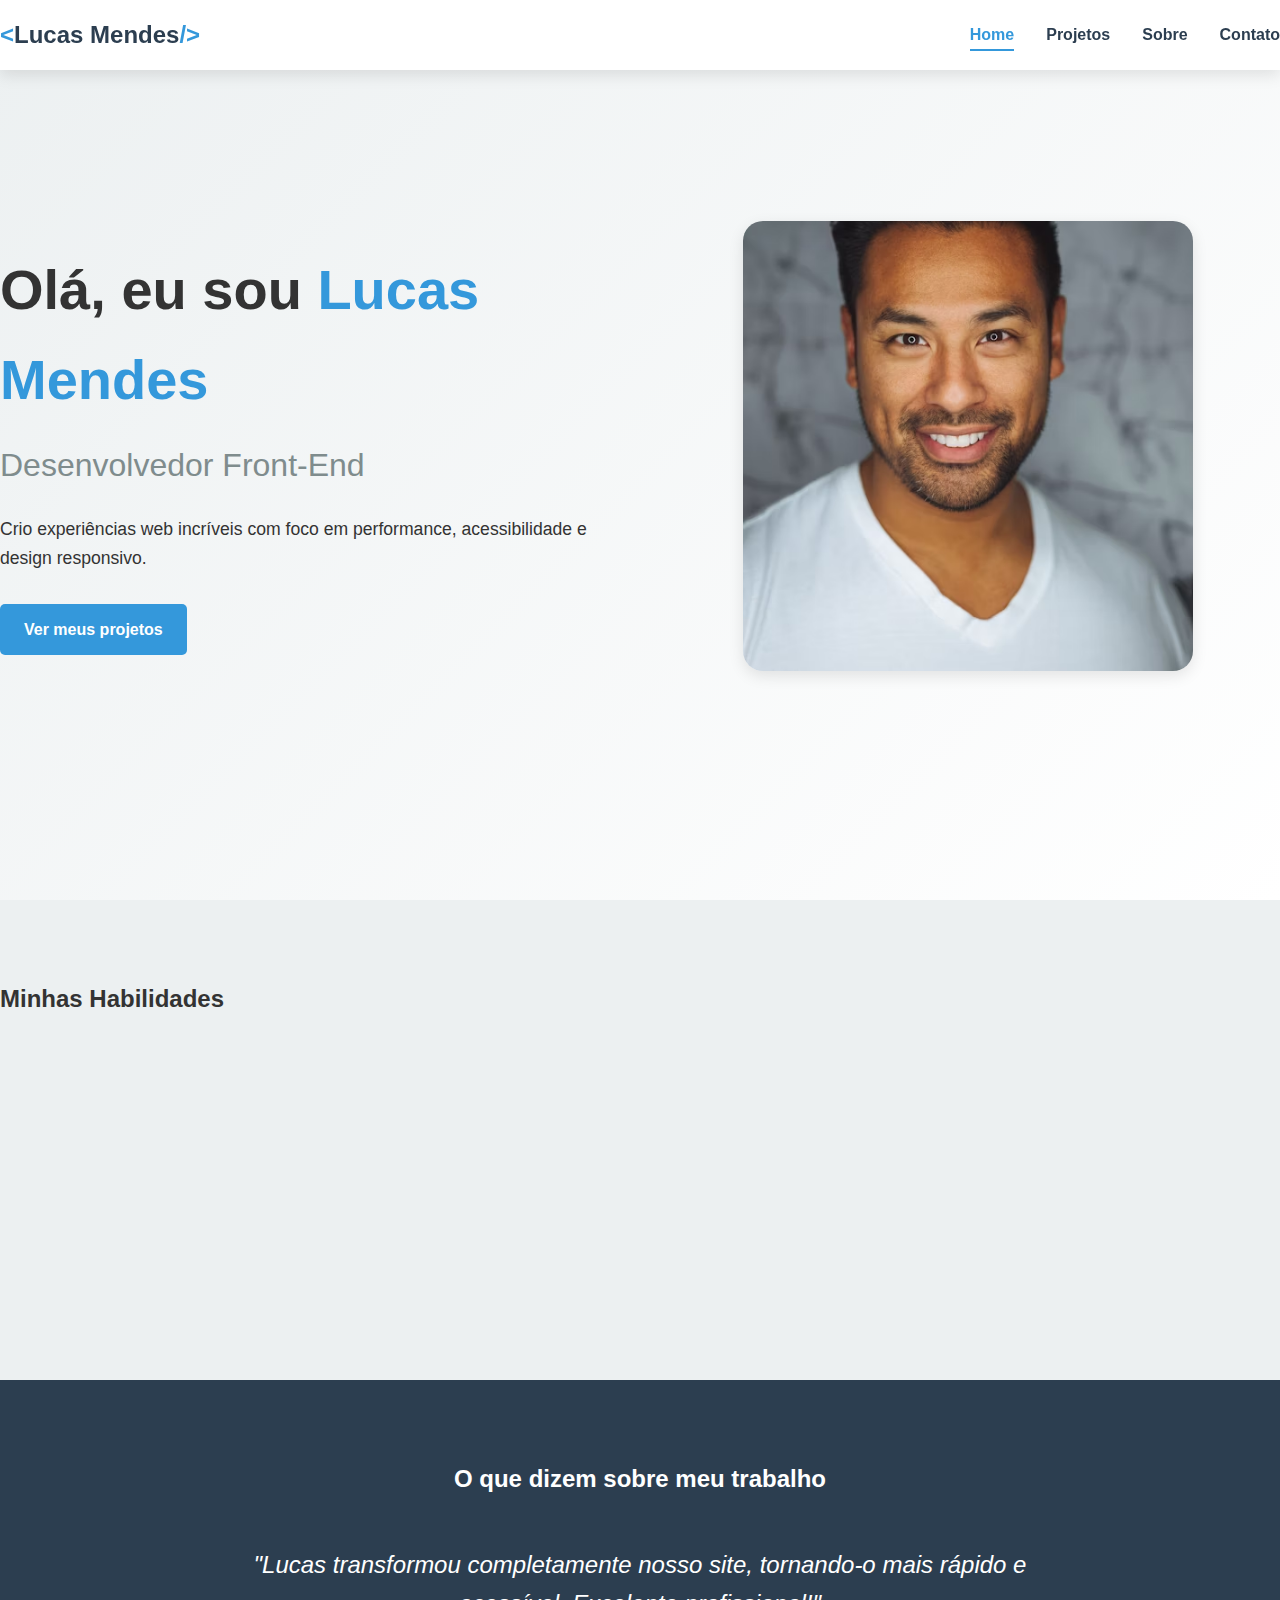
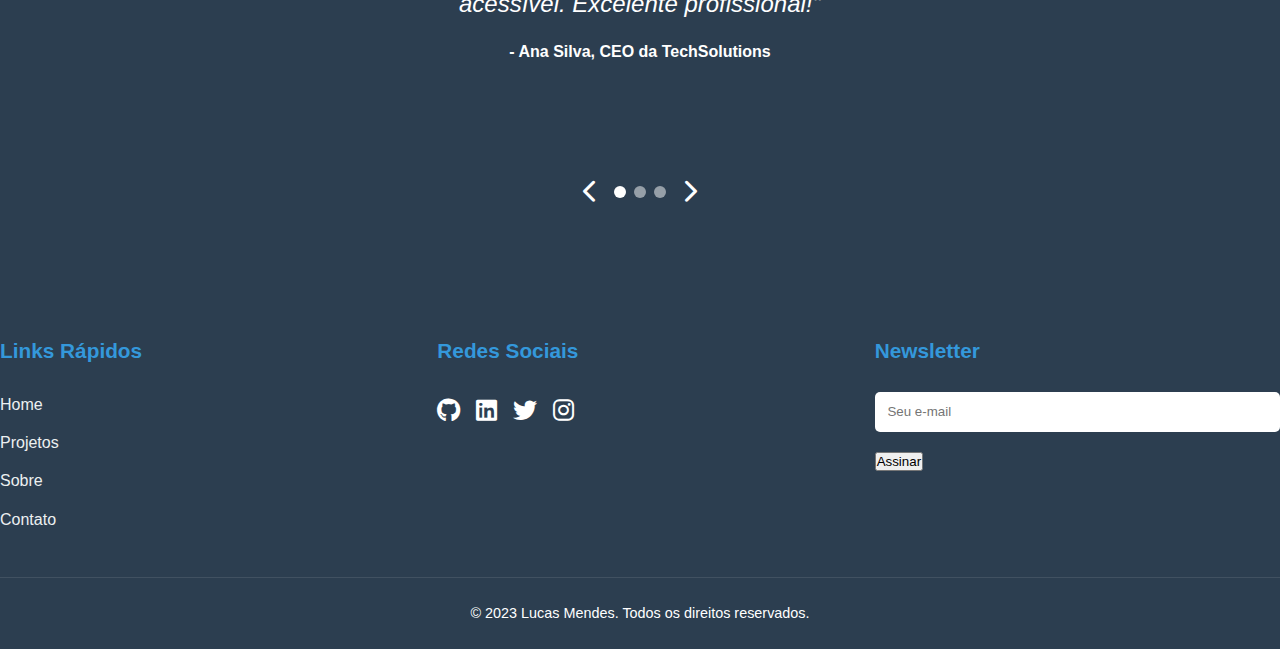
<file: Index.html>
<!DOCTYPE html>
<html lang="pt-BR">
<head>
    <meta charset="UTF-8">
    <meta name="viewport" content="width=device-width, initial-scale=1.0">
    <meta name="description" content="Portfólio de Lucas Mendes - Desenvolvedor Front-End especializado em criar experiências web responsivas e interativas">
    <meta name="keywords" content="desenvolvedor front-end, portfolio, HTML, CSS, JavaScript, React">
    <title>Lucas Mendes | Desenvolvedor Front-End</title>
    <link rel="stylesheet" href="css/style.css">
    <link rel="stylesheet" href="css/responsive.css">
    <link rel="stylesheet" href="https://cdnjs.cloudflare.com/ajax/libs/font-awesome/6.4.0/css/all.min.css">
</head>
<body>
    <header>
        <nav class="navbar">
            <div class="logo">
                <a href="index.html"><span>&lt;</span>Lucas Mendes<span>/&gt;</span></a>
            </div>
            <ul class="nav-menu">
                <li class="nav-item"><a href="index.html" class="nav-link active">Home</a></li>
                <li class="nav-item"><a href="projetos.html" class="nav-link">Projetos</a></li>
                <li class="nav-item"><a href="sobre.html" class="nav-link">Sobre</a></li>
                <li class="nav-item"><a href="contato.html" class="nav-link">Contato</a></li>
            </ul>
            <div class="hamburger">
                <span class="bar"></span>
                <span class="bar"></span>
                <span class="bar"></span>
            </div>
        </nav>
    </header>

    <main>
        <section class="hero">
            <div class="hero-content">
                <h1>Olá, eu sou <span>Lucas Mendes</span></h1>
                <h2>Desenvolvedor Front-End</h2>
                <p>Crio experiências web incríveis com foco em performance, acessibilidade e design responsivo.</p>
                <a href="projetos.html" class="btn">Ver meus projetos</a>
            </div>
            <div class="hero-image">
                <img src="img/avatar.jpg" alt="Foto de Lucas Mendes">
            </div>
        </section>

        <section class="skills">
            <h2>Minhas Habilidades</h2>
            <div class="skills-container">
                <div class="skill-item">
                    <i class="fab fa-html5"></i>
                    <h3>HTML5</h3>
                    <p>Estrutura semântica e acessível</p>
                </div>
                <div class="skill-item">
                    <i class="fab fa-css3-alt"></i>
                    <h3>CSS3</h3>
                    <p>Estilização moderna e responsiva</p>
                </div>
                <div class="skill-item">
                    <i class="fab fa-js"></i>
                    <h3>JavaScript</h3>
                    <p>Interatividade e lógica</p>
                </div>
                <div class="skill-item">
                    <i class="fab fa-react"></i>
                    <h3>React</h3>
                    <p>Aplicações componentizadas</p>
                </div>
            </div>
        </section>

        <section class="depoimentos">
            <h2>O que dizem sobre meu trabalho</h2>
            <div class="slider">
                <div class="slide active">
                    <p>"Lucas transformou completamente nosso site, tornando-o mais rápido e acessível. Excelente profissional!"</p>
                    <span>- Ana Silva, CEO da TechSolutions</span>
                </div>
                <div class="slide">
                    <p>"O trabalho de Lucas foi fundamental para o sucesso do nosso projeto. Entregou tudo no prazo e com qualidade."</p>
                    <span>- Carlos Oliveira, Gerente de Projetos</span>
                </div>
                <div class="slide">
                    <p>"Recomendo Lucas pela sua atenção aos detalhes e capacidade de resolver problemas complexos."</p>
                    <span>- Mariana Costa, Designer UX/UI</span>
                </div>
            </div>
            <div class="slider-controls">
                <button class="prev"><i class="fas fa-chevron-left"></i></button>
                <div class="dots">
                    <span class="dot active"></span>
                    <span class="dot"></span>
                    <span class="dot"></span>
                </div>
                <button class="next"><i class="fas fa-chevron-right"></i></button>
            </div>
        </section>
    </main>

    <footer>
        <div class="footer-content">
            <div class="footer-section">
                <h3>Links Rápidos</h3>
                <ul>
                    <li><a href="index.html">Home</a></li>
                    <li><a href="projetos.html">Projetos</a></li>
                    <li><a href="sobre.html">Sobre</a></li>
                    <li><a href="contato.html">Contato</a></li>
                </ul>
            </div>
            <div class="footer-section">
                <h3>Redes Sociais</h3>
                <div class="social-icons">
                    <a href="#"><i class="fab fa-github"></i></a>
                    <a href="#"><i class="fab fa-linkedin"></i></a>
                    <a href="#"><i class="fab fa-twitter"></i></a>
                    <a href="#"><i class="fab fa-instagram"></i></a>
                </div>
            </div>
            <div class="footer-section">
                <h3>Newsletter</h3>
                <form class="newsletter-form">
                    <input type="email" placeholder="Seu e-mail">
                    <button type="submit">Assinar</button>
                </form>
            </div>
        </div>
        <div class="footer-bottom">
            <p>&copy; 2023 Lucas Mendes. Todos os direitos reservados.</p>
        </div>
    </footer>

    <script src="js/script.js"></script>
</body>
</html>
</file>
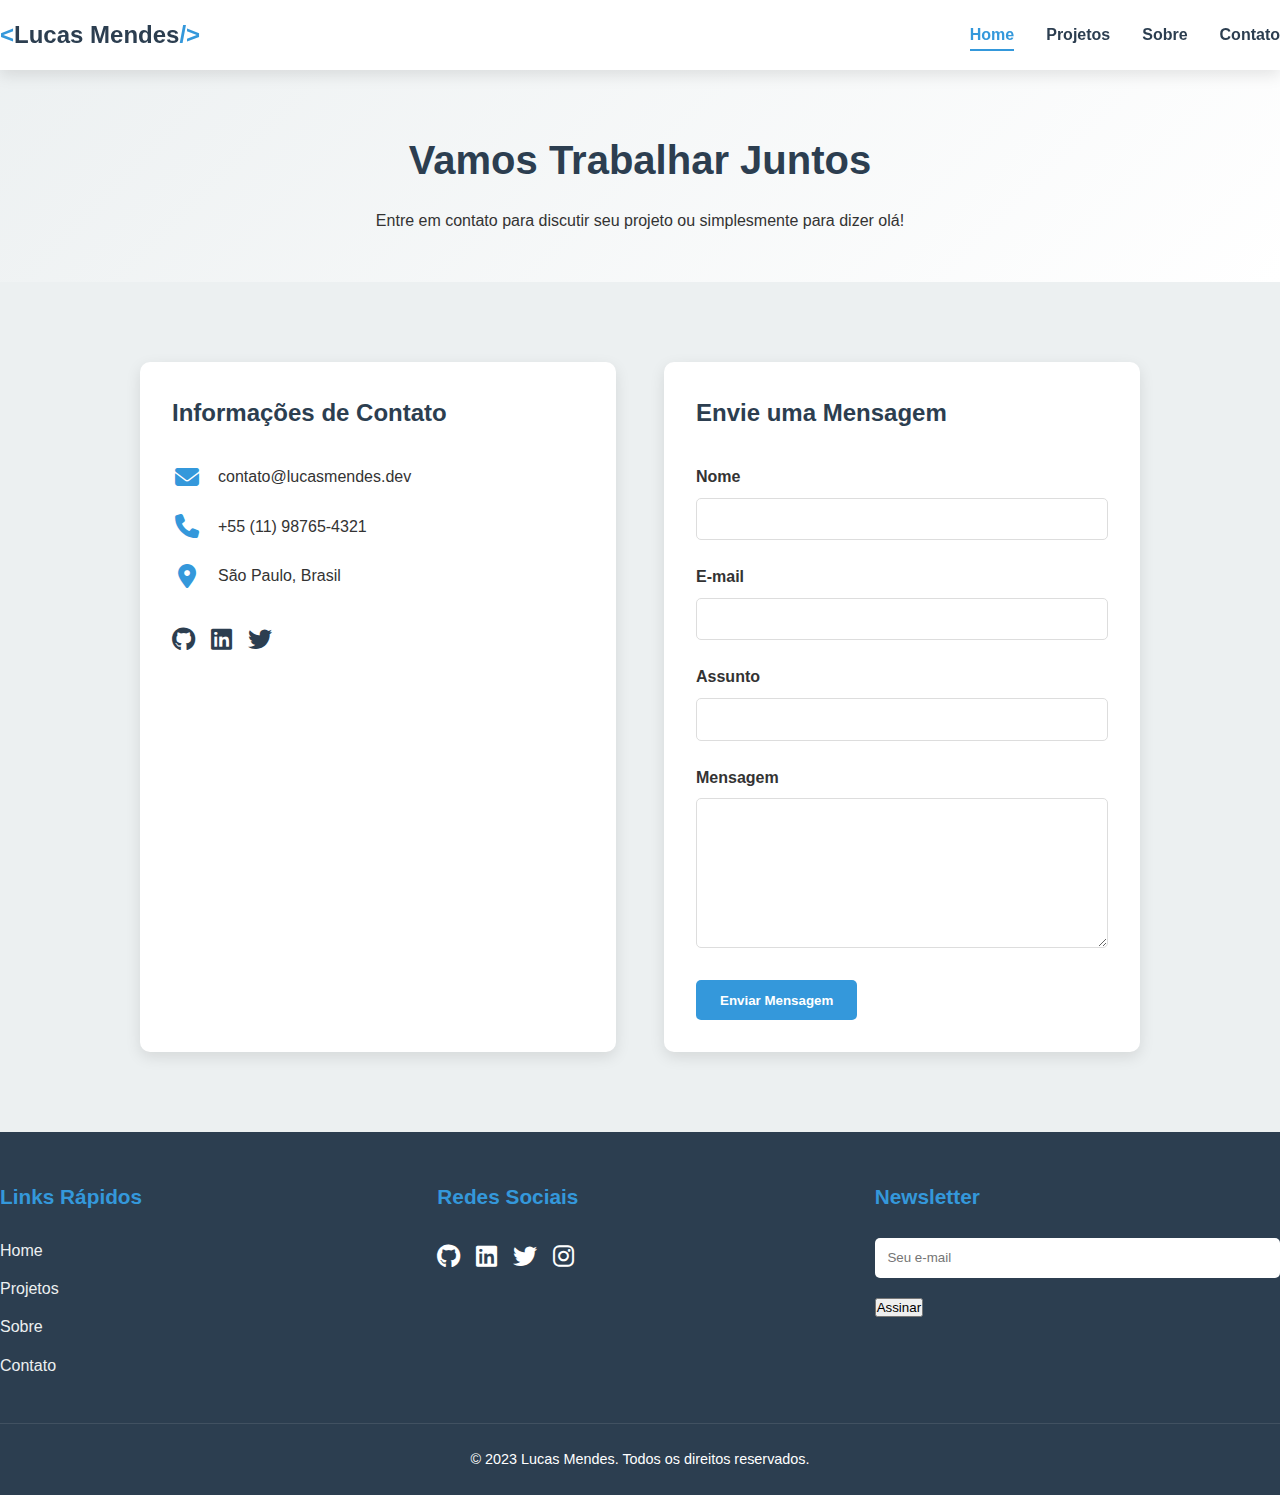
<file: contato.html>
<!DOCTYPE html>
<html lang="pt-BR">
<head>
    <meta charset="UTF-8">
    <meta name="viewport" content="width=device-width, initial-scale=1.0">
    <meta name="description" content="Portfólio de Lucas Mendes - Desenvolvedor Front-End especializado em criar experiências web responsivas e interativas">
    <meta name="keywords" content="desenvolvedor front-end, portfolio, HTML, CSS, JavaScript, React">
    <title>Lucas Mendes | Desenvolvedor Front-End</title>
    <link rel="stylesheet" href="css/style.css">
    <link rel="stylesheet" href="css/responsive.css">
    <link rel="stylesheet" href="https://cdnjs.cloudflare.com/ajax/libs/font-awesome/6.4.0/css/all.min.css">
    <title>Contato | Lucas Mendes</title>
    <link rel="stylesheet" href="css/style.css">
    <link rel="stylesheet" href="css/responsive.css">
</head>
<body>
    <header>
         <nav class="navbar">
            <div class="logo">
                <a href="index.html"><span>&lt;</span>Lucas Mendes<span>/&gt;</span></a>
            </div>
            <ul class="nav-menu">
                <li class="nav-item"><a href="index.html" class="nav-link active">Home</a></li>
                <li class="nav-item"><a href="projetos.html" class="nav-link">Projetos</a></li>
                <li class="nav-item"><a href="sobre.html" class="nav-link">Sobre</a></li>
                <li class="nav-item"><a href="contato.html" class="nav-link">Contato</a></li>
            </ul>
            <div class="hamburger">
                <span class="bar"></span>
                <span class="bar"></span>
                <span class="bar"></span>
            </div>
        </nav>
    </header>

    <main>
        <section class="contact-hero">
            <h1>Vamos Trabalhar Juntos</h1>
            <p>Entre em contato para discutir seu projeto ou simplesmente para dizer olá!</p>
        </section>

        <section class="contact-container">
            <div class="contact-info">
                <h2>Informações de Contato</h2>
                <div class="info-item">
                    <i class="fas fa-envelope"></i>
                    <p>contato@lucasmendes.dev</p>
                </div>
                <div class="info-item">
                    <i class="fas fa-phone"></i>
                    <p>+55 (11) 98765-4321</p>
                </div>
                <div class="info-item">
                    <i class="fas fa-map-marker-alt"></i>
                    <p>São Paulo, Brasil</p>
                </div>
                <div class="social-links">
                    <a href="#"><i class="fab fa-github"></i></a>
                    <a href="#"><i class="fab fa-linkedin"></i></a>
                    <a href="#"><i class="fab fa-twitter"></i></a>
                </div>
            </div>

            <div class="contact-form">
                <h2>Envie uma Mensagem</h2>
                <form id="contactForm">
                    <div class="form-group">
                        <label for="name">Nome</label>
                        <input type="text" id="name" name="name" required>
                        <span class="error-message"></span>
                    </div>
                    <div class="form-group">
                        <label for="email">E-mail</label>
                        <input type="email" id="email" name="email" required>
                        <span class="error-message"></span>
                    </div>
                    <div class="form-group">
                        <label for="subject">Assunto</label>
                        <input type="text" id="subject" name="subject" required>
                        <span class="error-message"></span>
                    </div>
                    <div class="form-group">
                        <label for="message">Mensagem</label>
                        <textarea id="message" name="message" rows="5" required></textarea>
                        <span class="error-message"></span>
                    </div>
                    <button type="submit" class="btn">Enviar Mensagem</button>
                </form>
                <div id="form-success" class="success-message">
                    Mensagem enviada com sucesso! Entrarei em contato em breve.
                </div>
            </div>
        </section>
    </main>

    <footer>
         <div class="footer-content">
            <div class="footer-section">
                <h3>Links Rápidos</h3>
                <ul>
                    <li><a href="index.html">Home</a></li>
                    <li><a href="projetos.html">Projetos</a></li>
                    <li><a href="sobre.html">Sobre</a></li>
                    <li><a href="contato.html">Contato</a></li>
                </ul>
            </div>
            <div class="footer-section">
                <h3>Redes Sociais</h3>
                <div class="social-icons">
                    <a href="#"><i class="fab fa-github"></i></a>
                    <a href="#"><i class="fab fa-linkedin"></i></a>
                    <a href="#"><i class="fab fa-twitter"></i></a>
                    <a href="#"><i class="fab fa-instagram"></i></a>
                </div>
            </div>
            <div class="footer-section">
                <h3>Newsletter</h3>
                <form class="newsletter-form">
                    <input type="email" placeholder="Seu e-mail">
                    <button type="submit">Assinar</button>
                </form>
            </div>
        </div>
        <div class="footer-bottom">
            <p>&copy; 2023 Lucas Mendes. Todos os direitos reservados.</p>
        </div>
    </footer>

    <script src="js/script.js"></script>
    <script src="js/form-validation.js"></script>
</body>
</html>
</file>
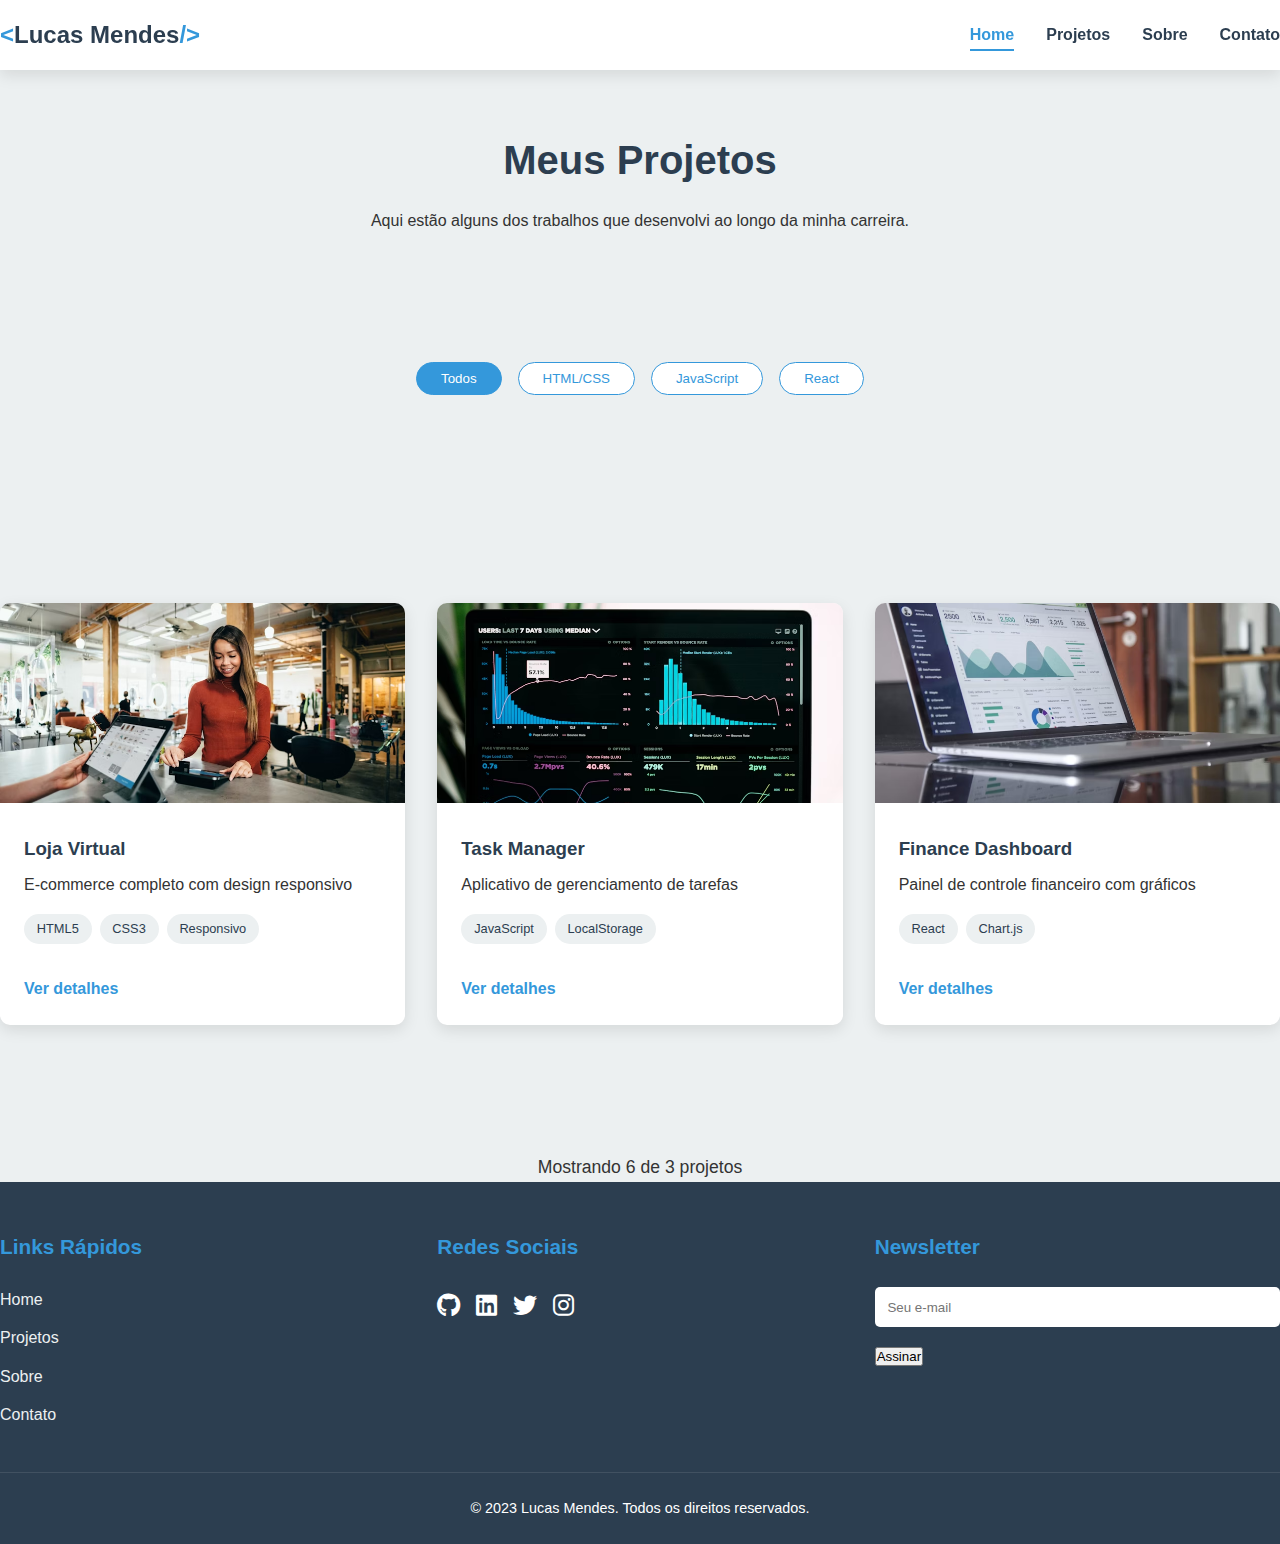
<file: projetos.html>
<!DOCTYPE html>
<html lang="pt-BR">
<head>
    <title>Projetos | Lucas Mendes</title>
    <meta charset="UTF-8">
    <meta name="viewport" content="width=device-width, initial-scale=1.0">
    <meta name="description" content="Portfólio de Lucas Mendes - Desenvolvedor Front-End especializado em criar experiências web responsivas e interativas">
    <meta name="keywords" content="desenvolvedor front-end, portfolio, HTML, CSS, JavaScript, React">
    <title>Lucas Mendes | Desenvolvedor Front-End</title>
    <link rel="stylesheet" href="css/style.css">
    <link rel="stylesheet" href="css/responsive.css">
    <link rel="stylesheet" href="https://cdnjs.cloudflare.com/ajax/libs/font-awesome/6.4.0/css/all.min.css">
</head>
<body>
    <header>
         <nav class="navbar">
            <div class="logo">
                <a href="index.html"><span>&lt;</span>Lucas Mendes<span>/&gt;</span></a>
            </div>
            <ul class="nav-menu">
                <li class="nav-item"><a href="index.html" class="nav-link active">Home</a></li>
                <li class="nav-item"><a href="projetos.html" class="nav-link">Projetos</a></li>
                <li class="nav-item"><a href="sobre.html" class="nav-link">Sobre</a></li>
                <li class="nav-item"><a href="contato.html" class="nav-link">Contato</a></li>
            </ul>
            <div class="hamburger">
                <span class="bar"></span>
                <span class="bar"></span>
                <span class="bar"></span>
            </div>
        </nav>
    </header>

    <main>
        <section class="projects-intro">
            <h1>Meus Projetos</h1>
            <p>Aqui estão alguns dos trabalhos que desenvolvi ao longo da minha carreira.</p>
        </section>

        <section class="projects-filter">
            <button class="filter-btn active" data-filter="all">Todos</button>
            <button class="filter-btn" data-filter="html-css">HTML/CSS</button>
            <button class="filter-btn" data-filter="javascript">JavaScript</button>
            <button class="filter-btn" data-filter="react">React</button>
        </section>

        <section class="projects-grid">
            <div class="project-card" data-category="html-css">
                <img src="img/projetos/projeto1.jpg" alt="Projeto E-commerce">
                <div class="project-info">
                    <h3>Loja Virtual</h3>
                    <p>E-commerce completo com design responsivo</p>
                    <div class="project-tags">
                        <span>HTML5</span>
                        <span>CSS3</span>
                        <span>Responsivo</span>
                    </div>
                    <a href="#" class="project-link">Ver detalhes</a>
                </div>
            </div>

            <div class="project-card" data-category="javascript">
                <img src="img/projetos/projeto2.jpg" alt="Aplicativo de Tarefas">
                <div class="project-info">
                    <h3>Task Manager</h3>
                    <p>Aplicativo de gerenciamento de tarefas</p>
                    <div class="project-tags">
                        <span>JavaScript</span>
                        <span>LocalStorage</span>
                    </div>
                    <a href="#" class="project-link">Ver detalhes</a>
                </div>
            </div>

            <div class="project-card" data-category="react">
                <img src="img/projetos/projeto3.jpg" alt="Dashboard Financeiro">
                <div class="project-info">
                    <h3>Finance Dashboard</h3>
                    <p>Painel de controle financeiro com gráficos</p>
                    <div class="project-tags">
                        <span>React</span>
                        <span>Chart.js</span>
                    </div>
                    <a href="#" class="project-link">Ver detalhes</a>
                </div>
            </div>

            <!-- Mais projetos... -->
        </section>

        <div class="project-counter">
            <p>Mostrando <span id="visible-projects">6</span> de <span id="total-projects">8</span> projetos</p>
        </div>
    </main>

    <footer>
         <div class="footer-content">
            <div class="footer-section">
                <h3>Links Rápidos</h3>
                <ul>
                    <li><a href="index.html">Home</a></li>
                    <li><a href="projetos.html">Projetos</a></li>
                    <li><a href="sobre.html">Sobre</a></li>
                    <li><a href="contato.html">Contato</a></li>
                </ul>
            </div>
            <div class="footer-section">
                <h3>Redes Sociais</h3>
                <div class="social-icons">
                    <a href="#"><i class="fab fa-github"></i></a>
                    <a href="#"><i class="fab fa-linkedin"></i></a>
                    <a href="#"><i class="fab fa-twitter"></i></a>
                    <a href="#"><i class="fab fa-instagram"></i></a>
                </div>
            </div>
            <div class="footer-section">
                <h3>Newsletter</h3>
                <form class="newsletter-form">
                    <input type="email" placeholder="Seu e-mail">
                    <button type="submit">Assinar</button>
                </form>
            </div>
        </div>
        <div class="footer-bottom">
            <p>&copy; 2023 Lucas Mendes. Todos os direitos reservados.</p>
        </div>
    </footer>

    <script src="js/script.js"></script>
    <script src="js/projects-filter.js"></script>
</body>
</html>
</file>
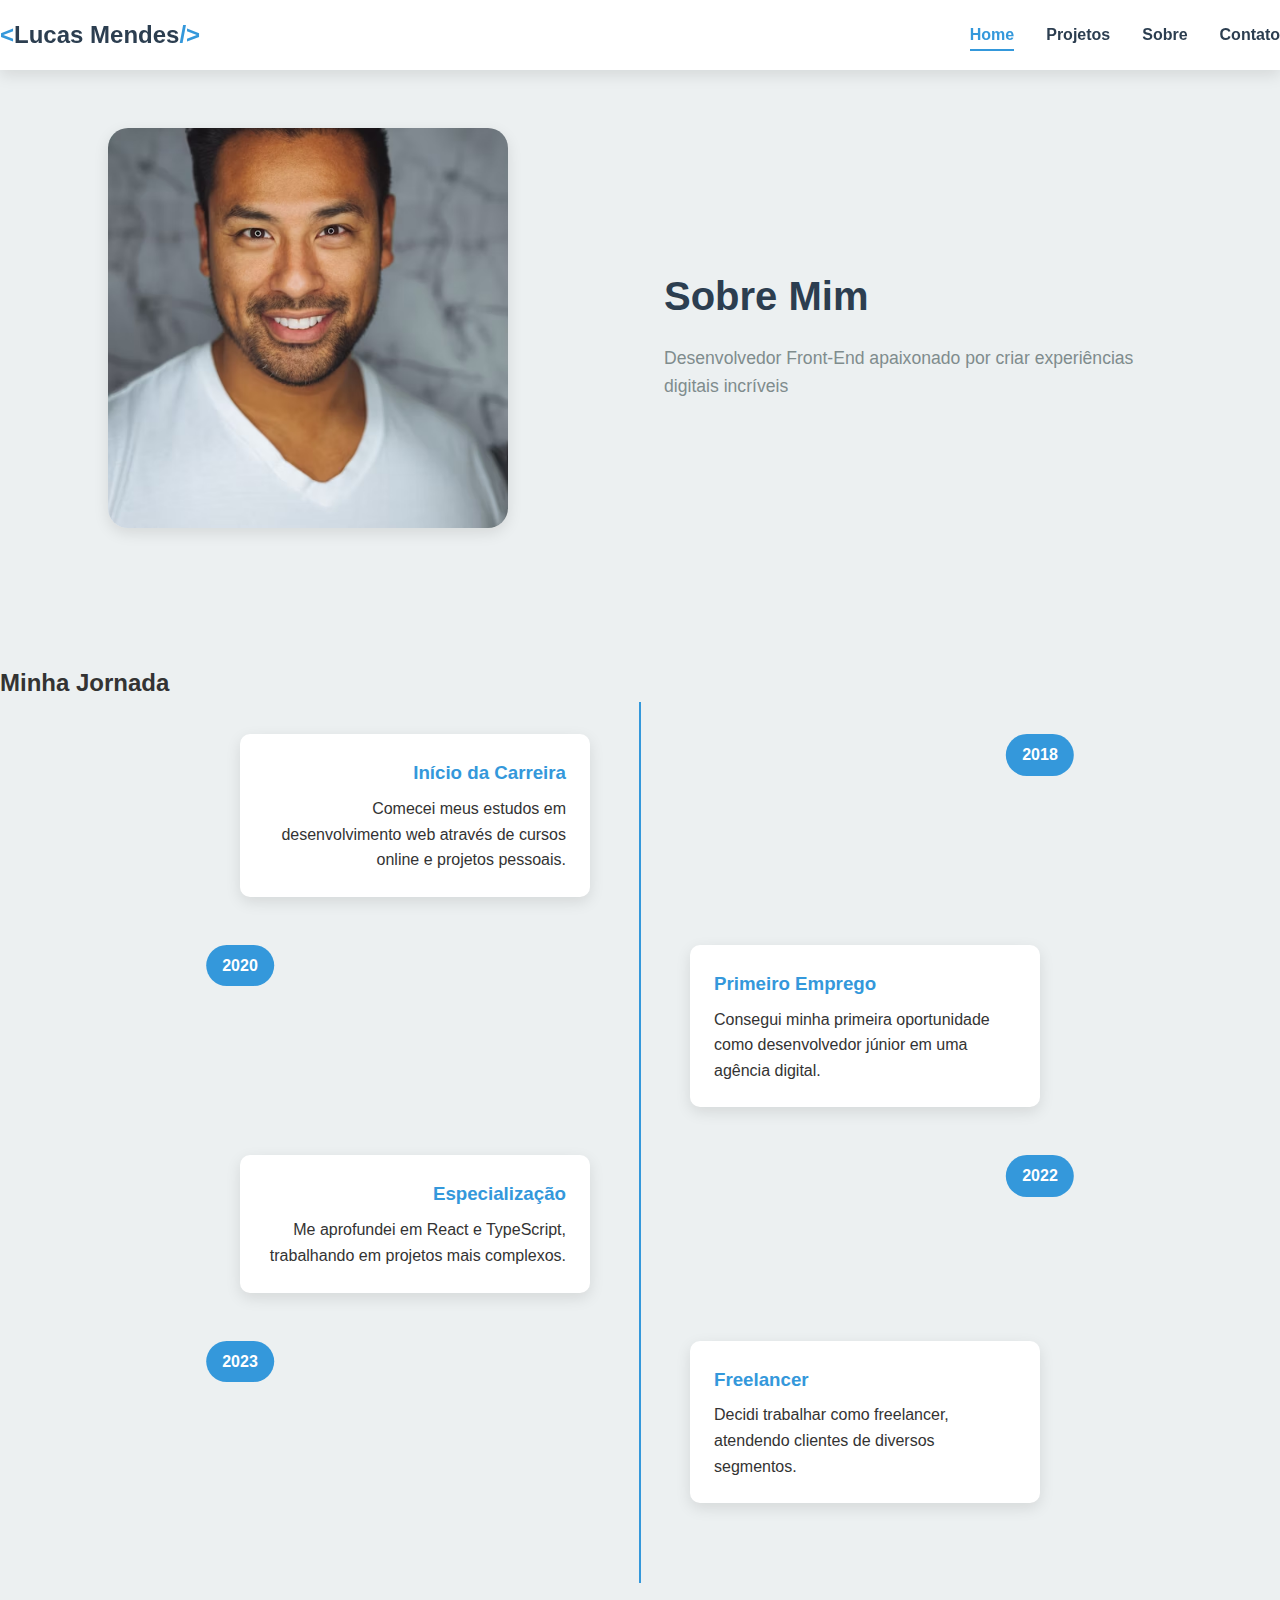
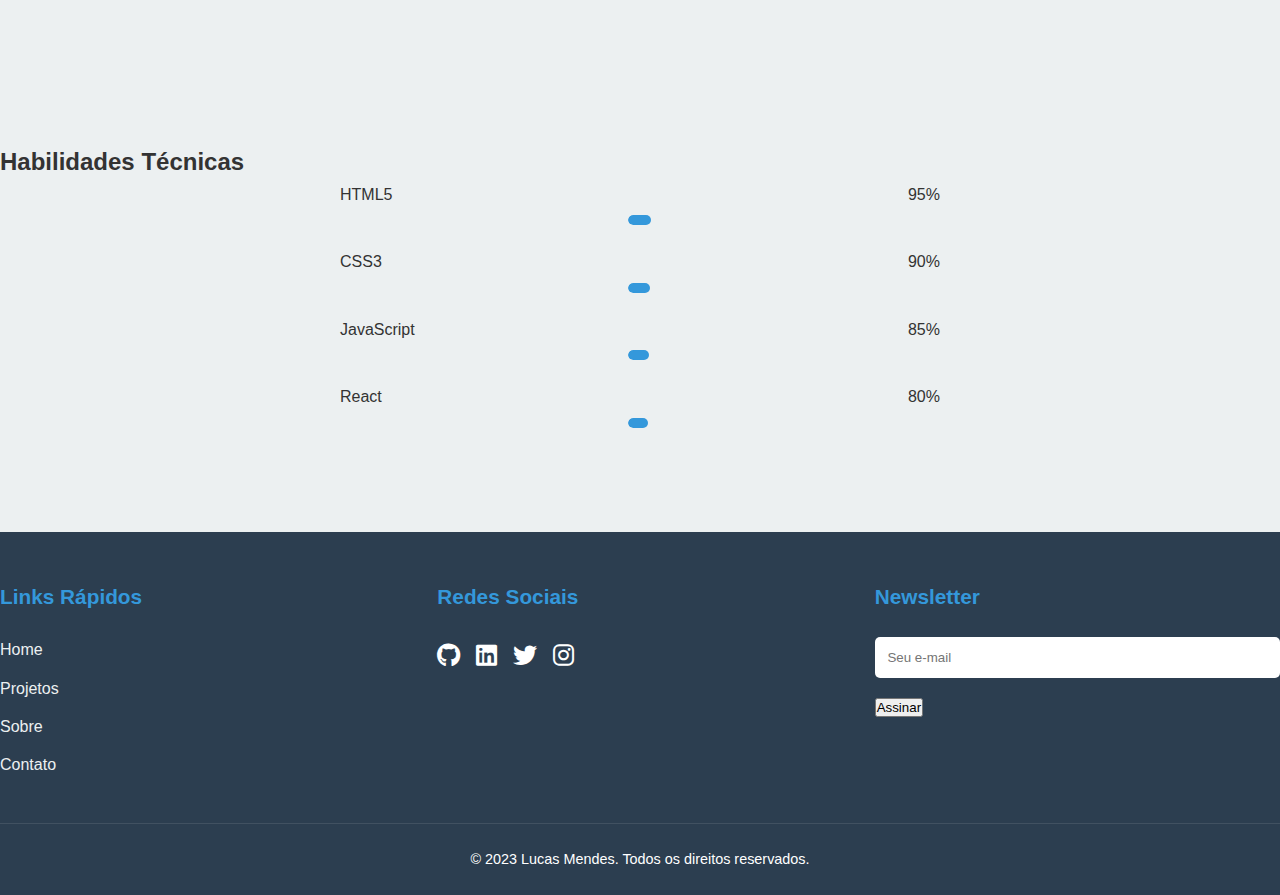
<file: sobre.html>
<!DOCTYPE html>
<html lang="pt-BR">
<head>
    <title>Sobre | Lucas Mendes</title>
    <meta charset="UTF-8">
    <meta name="viewport" content="width=device-width, initial-scale=1.0">
    <meta name="description" content="Portfólio de Lucas Mendes - Desenvolvedor Front-End especializado em criar experiências web responsivas e interativas">
    <meta name="keywords" content="desenvolvedor front-end, portfolio, HTML, CSS, JavaScript, React">
    <title>Lucas Mendes | Desenvolvedor Front-End</title>
    <link rel="stylesheet" href="css/style.css">
    <link rel="stylesheet" href="css/responsive.css">
    <link rel="stylesheet" href="https://cdnjs.cloudflare.com/ajax/libs/font-awesome/6.4.0/css/all.min.css">
</head>
<body>
    <header>
         <nav class="navbar">
            <div class="logo">
                <a href="index.html"><span>&lt;</span>Lucas Mendes<span>/&gt;</span></a>
            </div>
            <ul class="nav-menu">
                <li class="nav-item"><a href="index.html" class="nav-link active">Home</a></li>
                <li class="nav-item"><a href="projetos.html" class="nav-link">Projetos</a></li>
                <li class="nav-item"><a href="sobre.html" class="nav-link">Sobre</a></li>
                <li class="nav-item"><a href="contato.html" class="nav-link">Contato</a></li>
            </ul>
            <div class="hamburger">
                <span class="bar"></span>
                <span class="bar"></span>
                <span class="bar"></span>
            </div>
        </nav>
    </header>

    <main>
        <section class="about-hero">
            <div class="about-image">
                <img src="img/avatar.jpg" alt="Lucas Mendes trabalhando">
            </div>
            <div class="about-content">
                <h1>Sobre Mim</h1>
                <p>Desenvolvedor Front-End apaixonado por criar experiências digitais incríveis</p>
            </div>
        </section>

        <section class="about-story">
            <h2>Minha Jornada</h2>
            <div class="timeline">
                <div class="timeline-item">
                    <div class="timeline-date">2018</div>
                    <div class="timeline-content">
                        <h3>Início da Carreira</h3>
                        <p>Comecei meus estudos em desenvolvimento web através de cursos online e projetos pessoais.</p>
                    </div>
                </div>
                <div class="timeline-item">
                    <div class="timeline-date">2020</div>
                    <div class="timeline-content">
                        <h3>Primeiro Emprego</h3>
                        <p>Consegui minha primeira oportunidade como desenvolvedor júnior em uma agência digital.</p>
                    </div>
                </div>
                <div class="timeline-item">
                    <div class="timeline-date">2022</div>
                    <div class="timeline-content">
                        <h3>Especialização</h3>
                        <p>Me aprofundei em React e TypeScript, trabalhando em projetos mais complexos.</p>
                    </div>
                </div>
                <div class="timeline-item">
                    <div class="timeline-date">2023</div>
                    <div class="timeline-content">
                        <h3>Freelancer</h3>
                        <p>Decidi trabalhar como freelancer, atendendo clientes de diversos segmentos.</p>
                    </div>
                </div>
            </div>
        </section>

        <section class="about-skills">
            <h2>Habilidades Técnicas</h2>
            <div class="skills-bars">
                <div class="skill-bar">
                    <div class="skill-info">
                        <span>HTML5</span>
                        <span>95%</span>
                    </div>
                    <div class="bar">
                        <div class="progress html"></div>
                    </div>
                </div>
                <div class="skill-bar">
                    <div class="skill-info">
                        <span>CSS3</span>
                        <span>90%</span>
                    </div>
                    <div class="bar">
                        <div class="progress css"></div>
                    </div>
                </div>
                <div class="skill-bar">
                    <div class="skill-info">
                        <span>JavaScript</span>
                        <span>85%</span>
                    </div>
                    <div class="bar">
                        <div class="progress js"></div>
                    </div>
                </div>
                <div class="skill-bar">
                    <div class="skill-info">
                        <span>React</span>
                        <span>80%</span>
                    </div>
                    <div class="bar">
                        <div class="progress react"></div>
                    </div>
                </div>
            </div>
        </section>
    </main>

    <footer>
         <div class="footer-content">
            <div class="footer-section">
                <h3>Links Rápidos</h3>
                <ul>
                    <li><a href="index.html">Home</a></li>
                    <li><a href="projetos.html">Projetos</a></li>
                    <li><a href="sobre.html">Sobre</a></li>
                    <li><a href="contato.html">Contato</a></li>
                </ul>
            </div>
            <div class="footer-section">
                <h3>Redes Sociais</h3>
                <div class="social-icons">
                    <a href="#"><i class="fab fa-github"></i></a>
                    <a href="#"><i class="fab fa-linkedin"></i></a>
                    <a href="#"><i class="fab fa-twitter"></i></a>
                    <a href="#"><i class="fab fa-instagram"></i></a>
                </div>
            </div>
            <div class="footer-section">
                <h3>Newsletter</h3>
                <form class="newsletter-form">
                    <input type="email" placeholder="Seu e-mail">
                    <button type="submit">Assinar</button>
                </form>
            </div>
        </div>
        <div class="footer-bottom">
            <p>&copy; 2023 Lucas Mendes. Todos os direitos reservados.</p>
        </div>
    </footer>

    <script src="js/script.js"></script>
</body>
</html>
</file>
<file: css/style.css>
/* Variáveis CSS */
:root {
    --primary-color: #2c3e50;
    --secondary-color: #3498db;
    --accent-color: #e74c3c;
    --light-color: #ecf0f1;
    --dark-color: #2c3e50;
    --text-color: #333;
    --text-light: #7f8c8d;
    --white: #fff;
    --black: #000;
    --box-shadow: 0 5px 15px rgba(0, 0, 0, 0.1);
    --transition: all 0.3s ease;
}

/* Reset e Estilos Base */
* {
    margin: 0;
    padding: 0;
    box-sizing: border-box;
}

html {
    scroll-behavior: smooth;
}

body {
    font-family: 'Segoe UI', Tahoma, Geneva, Verdana, sans-serif;
    line-height: 1.6;
    color: var(--text-color);
    background-color: var(--light-color);
}

a {
    text-decoration: none;
    color: var(--primary-color);
    transition: var(--transition);
}

a:hover {
    color: var(--secondary-color);
}

img {
    max-width: 100%;
    height: auto;
}

ul {
    list-style: none;
}

.btn {
    display: inline-block;
    background: var(--secondary-color);
    color: var(--white);
    padding: 0.8rem 1.5rem;
    border: none;
    border-radius: 5px;
    cursor: pointer;
    transition: var(--transition);
    font-weight: 600;
}

.btn:hover {
    background: var(--primary-color);
    transform: translateY(-3px);
    box-shadow: var(--box-shadow);
}

.container {
    width: 90%;
    max-width: 1200px;
    margin: 0 auto;
    padding: 0 1rem;
}

section {
    padding: 5rem 0;
}

.section-title {
    text-align: center;
    margin-bottom: 3rem;
    font-size: 2.5rem;
    color: var(--primary-color);
}

/* Header e Navegação */
header {
    background-color: var(--white);
    box-shadow: var(--box-shadow);
    position: fixed;
    width: 100%;
    top: 0;
    z-index: 1000;
}

.navbar {
    display: flex;
    justify-content: space-between;
    align-items: center;
    padding: 1rem 0;
}

.logo a {
    font-size: 1.5rem;
    font-weight: 700;
    color: var(--primary-color);
}

.logo span {
    color: var(--secondary-color);
}

.nav-menu {
    display: flex;
    gap: 2rem;
}

.nav-link {
    font-weight: 600;
    padding: 0.5rem 0;
    position: relative;
}

.nav-link.active {
    color: var(--secondary-color);
}

.nav-link.active::after {
    content: '';
    position: absolute;
    bottom: 0;
    left: 0;
    width: 100%;
    height: 2px;
    background-color: var(--secondary-color);
}

.hamburger {
    display: none;
    cursor: pointer;
}

.bar {
    display: block;
    width: 25px;
    height: 3px;
    margin: 5px auto;
    background-color: var(--primary-color);
    transition: var(--transition);
}

/* Hero Section */
.hero {
    display: flex;
    align-items: center;
    justify-content: space-between;
    min-height: 100vh;
    padding-top: 80px;
    background: linear-gradient(135deg, var(--light-color) 0%, var(--white) 100%);
}

.hero-content {
    flex: 1;
    padding-right: 2rem;
}

.hero-content h1 {
    font-size: 3.5rem;
    margin-bottom: 1rem;
}

.hero-content h1 span {
    color: var(--secondary-color);
}

.hero-content h2 {
    font-size: 2rem;
    font-weight: 400;
    margin-bottom: 1.5rem;
    color: var(--text-light);
}

.hero-content p {
    font-size: 1.1rem;
    margin-bottom: 2rem;
    max-width: 600px;
}

.hero-image {
    flex: 1;
    text-align: center;
}

.hero-image img {
    border-radius: 20px;
    box-shadow: var(--box-shadow);
    max-width: 450px;
}

/* Skills Section */
.skills-container {
    display: grid;
    grid-template-columns: repeat(auto-fit, minmax(250px, 1fr));
    gap: 2rem;
    margin-top: 3rem;
}

.skill-item {
    background: var(--white);
    padding: 2rem;
    border-radius: 10px;
    text-align: center;
    box-shadow: var(--box-shadow);
    transition: var(--transition);
}

.skill-item:hover {
    transform: translateY(-10px);
}

.skill-item i {
    font-size: 3rem;
    color: var(--secondary-color);
    margin-bottom: 1rem;
}

.skill-item h3 {
    font-size: 1.5rem;
    margin-bottom: 1rem;
}

/* Depoimentos */
.depoimentos {
    background-color: var(--primary-color);
    color: var(--white);
    padding: 5rem 0;
    text-align: center;
}

.depoimentos h2 {
    color: var(--white);
    margin-bottom: 3rem;
}

.slider {
    max-width: 800px;
    margin: 0 auto 2rem;
    position: relative;
    min-height: 200px;
}

.slide {
    position: absolute;
    top: 0;
    left: 0;
    width: 100%;
    opacity: 0;
    transition: var(--transition);
}

.slide.active {
    opacity: 1;
}

.slide p {
    font-size: 1.5rem;
    font-style: italic;
    margin-bottom: 1rem;
}

.slide span {
    font-weight: 600;
}

.slider-controls {
    display: flex;
    justify-content: center;
    align-items: center;
    gap: 1rem;
}

.slider-controls button {
    background: transparent;
    border: none;
    color: var(--white);
    font-size: 1.5rem;
    cursor: pointer;
    transition: var(--transition);
}

.slider-controls button:hover {
    color: var(--secondary-color);
}

.dots {
    display: flex;
    gap: 0.5rem;
}

.dot {
    width: 12px;
    height: 12px;
    border-radius: 50%;
    background-color: rgba(255, 255, 255, 0.5);
    cursor: pointer;
    transition: var(--transition);
}

.dot.active {
    background-color: var(--white);
}

/* Footer */
footer {
    background-color: var(--dark-color);
    color: var(--white);
    padding: 3rem 0 0;
}

.footer-content {
    display: grid;
    grid-template-columns: repeat(auto-fit, minmax(250px, 1fr));
    gap: 2rem;
    margin-bottom: 2rem;
}

.footer-section h3 {
    font-size: 1.3rem;
    margin-bottom: 1.5rem;
    color: var(--secondary-color);
}

.footer-section ul li {
    margin-bottom: 0.8rem;
}

.footer-section ul li a {
    color: var(--light-color);
}

.footer-section ul li a:hover {
    color: var(--secondary-color);
}

.social-icons {
    display: flex;
    gap: 1rem;
}

.social-icons a {
    color: var(--white);
    font-size: 1.5rem;
}

.social-icons a:hover {
    color: var(--secondary-color);
}

.newsletter-form input {
    width: 100%;
    padding: 0.8rem;
    margin-bottom: 1rem;
    border: none;
    border-radius: 5px;
}

.footer-bottom {
    text-align: center;
    padding: 1.5rem 0;
    border-top: 1px solid rgba(255, 255, 255, 0.1);
    font-size: 0.9rem;
}

/* Página Projetos */
.projects-intro {
    text-align: center;
    padding-top: 8rem;
    padding-bottom: 3rem;
}

.projects-intro h1 {
    font-size: 2.5rem;
    margin-bottom: 1rem;
    color: var(--primary-color);
}

.projects-filter {
    display: flex;
    justify-content: center;
    gap: 1rem;
    margin-bottom: 3rem;
    flex-wrap: wrap;
}

.filter-btn {
    padding: 0.5rem 1.5rem;
    background: var(--white);
    border: 1px solid var(--secondary-color);
    color: var(--secondary-color);
    border-radius: 30px;
    cursor: pointer;
    transition: var(--transition);
}

.filter-btn.active {
    background: var(--secondary-color);
    color: var(--white);
}

.filter-btn:hover {
    background: var(--secondary-color);
    color: var(--white);
}

.projects-grid {
    display: grid;
    grid-template-columns: repeat(auto-fill, minmax(300px, 1fr));
    gap: 2rem;
}

.project-card {
    background: var(--white);
    border-radius: 10px;
    overflow: hidden;
    box-shadow: var(--box-shadow);
    transition: var(--transition);
}

.project-card:hover {
    transform: translateY(-10px);
    box-shadow: 0 15px 30px rgba(0, 0, 0, 0.2);
}

.project-card img {
    width: 100%;
    height: 200px;
    object-fit: cover;
}

.project-info {
    padding: 1.5rem;
}

.project-info h3 {
    margin-bottom: 0.5rem;
    color: var(--primary-color);
}

.project-tags {
    display: flex;
    flex-wrap: wrap;
    gap: 0.5rem;
    margin: 1rem 0;
}

.project-tags span {
    background: var(--light-color);
    color: var(--primary-color);
    padding: 0.3rem 0.8rem;
    border-radius: 30px;
    font-size: 0.8rem;
}

.project-link {
    display: inline-block;
    color: var(--secondary-color);
    font-weight: 600;
    margin-top: 1rem;
}

.project-counter {
    text-align: center;
    margin-top: 3rem;
    font-size: 1.1rem;
}

/* Página Sobre */
.about-hero {
    display: flex;
    align-items: center;
    justify-content: space-between;
    padding-top: 8rem;
    padding-bottom: 3rem;
}

.about-image {
    flex: 1;
    text-align: center;
}

.about-image img {
    max-width: 400px;
    border-radius: 20px;
    box-shadow: var(--box-shadow);
}

.about-content {
    flex: 1;
    padding-left: 3rem;
}

.about-content h1 {
    font-size: 2.5rem;
    margin-bottom: 1rem;
    color: var(--primary-color);
}

.about-content p {
    font-size: 1.1rem;
    color: var(--text-light);
    max-width: 500px;
}

.timeline {
    position: relative;
    max-width: 800px;
    margin: 0 auto;
    padding: 2rem 0;
}

.timeline::before {
    content: '';
    position: absolute;
    top: 0;
    left: 50%;
    width: 2px;
    height: 100%;
    background: var(--secondary-color);
    transform: translateX(-50%);
}

.timeline-item {
    position: relative;
    margin-bottom: 3rem;
    display: flex;
}

.timeline-item:nth-child(odd) {
    justify-content: flex-start;
    padding-right: 50%;
    text-align: right;
}

.timeline-item:nth-child(even) {
    justify-content: flex-end;
    padding-left: 50%;
    text-align: left;
}

.timeline-date {
    position: absolute;
    top: 0;
    background: var(--secondary-color);
    color: var(--white);
    padding: 0.5rem 1rem;
    border-radius: 30px;
    font-weight: 600;
}

.timeline-item:nth-child(odd) .timeline-date {
    right: 0;
    transform: translateX(50%);
}

.timeline-item:nth-child(even) .timeline-date {
    left: 0;
    transform: translateX(-50%);
}

.timeline-content {
    background: var(--white);
    padding: 1.5rem;
    border-radius: 10px;
    box-shadow: var(--box-shadow);
    max-width: 350px;
}

.timeline-content h3 {
    margin-bottom: 0.5rem;
    color: var(--secondary-color);
}

.skills-bars {
    max-width: 600px;
    margin: 0 auto;
}

.skill-bar {
    margin-bottom: 1.5rem;
}

.skill-info {
    display: flex;
    justify-content: space-between;
    margin-bottom: 0.5rem;
}

.bar {
    height: 10px;
    background: var(--light-color);
    border-radius: 5px;
    overflow: hidden;
}

.progress {
    height: 100%;
    border-radius: 5px;
    background: var(--secondary-color);
}

.html { width: 95%; }
.css { width: 90%; }
.js { width: 85%; }
.react { width: 80%; }

/* Página Contato */
.contact-hero {
    text-align: center;
    padding-top: 8rem;
    padding-bottom: 3rem;
    background: linear-gradient(135deg, var(--light-color) 0%, var(--white) 100%);
}

.contact-hero h1 {
    font-size: 2.5rem;
    margin-bottom: 1rem;
    color: var(--primary-color);
}

.contact-container {
    display: flex;
    gap: 3rem;
    max-width: 1000px;
    margin: 0 auto;
}

.contact-info {
    flex: 1;
    background: var(--white);
    padding: 2rem;
    border-radius: 10px;
    box-shadow: var(--box-shadow);
}

.contact-info h2 {
    margin-bottom: 2rem;
    color: var(--primary-color);
}

.info-item {
    display: flex;
    align-items: center;
    margin-bottom: 1.5rem;
}

.info-item i {
    font-size: 1.5rem;
    color: var(--secondary-color);
    margin-right: 1rem;
    width: 30px;
    text-align: center;
}

.social-links {
    display: flex;
    gap: 1rem;
    margin-top: 2rem;
}

.social-links a {
    color: var(--primary-color);
    font-size: 1.5rem;
}

.social-links a:hover {
    color: var(--secondary-color);
}

.contact-form {
    flex: 1;
    background: var(--white);
    padding: 2rem;
    border-radius: 10px;
    box-shadow: var(--box-shadow);
}

.contact-form h2 {
    margin-bottom: 2rem;
    color: var(--primary-color);
}

.form-group {
    margin-bottom: 1.5rem;
}

.form-group label {
    display: block;
    margin-bottom: 0.5rem;
    font-weight: 600;
}

.form-group input,
.form-group textarea {
    width: 100%;
    padding: 0.8rem;
    border: 1px solid #ddd;
    border-radius: 5px;
    font-family: inherit;
    transition: var(--transition);
}

.form-group input:focus,
.form-group textarea:focus {
    outline: none;
    border-color: var(--secondary-color);
    box-shadow: 0 0 0 3px rgba(52, 152, 219, 0.2);
}

.form-group textarea {
    resize: vertical;
    min-height: 150px;
}

.error-message {
    color: var(--accent-color);
    font-size: 0.8rem;
    margin-top: 0.3rem;
    display: none;
}

.success-message {
    background: #2ecc71;
    color: white;
    padding: 1rem;
    border-radius: 5px;
    margin-top: 1rem;
    display: none;
}
</file>
<file: css/responsive.css>
/* Responsividade - Tablet */
@media (max-width: 1024px) {
    .hero {
        flex-direction: column;
        text-align: center;
        padding-top: 100px;
    }

    .hero-content {
        padding-right: 0;
        margin-bottom: 3rem;
    }

    .hero-content p {
        margin: 0 auto 2rem;
    }

    .about-hero {
        flex-direction: column;
    }

    .about-content {
        padding-left: 0;
        margin-top: 2rem;
        text-align: center;
    }

    .about-content p {
        margin: 0 auto;
    }

    .timeline-item:nth-child(odd),
    .timeline-item:nth-child(even) {
        padding: 0;
        text-align: left;
        justify-content: flex-start;
    }

    .timeline::before {
        left: 30px;
    }

    .timeline-date {
        left: 30px !important;
        transform: translateX(-50%) !important;
    }

    .contact-container {
        flex-direction: column;
    }
}

/* Responsividade - Mobile */
@media (max-width: 768px) {
    .hamburger {
        display: block;
    }

    .hamburger.active .bar:nth-child(2) {
        opacity: 0;
    }

    .hamburger.active .bar:nth-child(1) {
        transform: translateY(8px) rotate(45deg);
    }

    .hamburger.active .bar:nth-child(3) {
        transform: translateY(-8px) rotate(-45deg);
    }

    .nav-menu {
        position: fixed;
        left: -100%;
        top: 70px;
        flex-direction: column;
        background: var(--white);
        width: 100%;
        text-align: center;
        transition: var(--transition);
        box-shadow: 0 10px 15px rgba(0, 0, 0, 0.1);
        padding: 2rem 0;
    }

    .nav-menu.active {
        left: 0;
    }

    .hero-content h1 {
        font-size: 2.5rem;
    }

    .hero-content h2 {
        font-size: 1.5rem;
    }

    .section-title {
        font-size: 2rem;
    }

    .projects-filter {
        flex-direction: column;
        align-items: center;
    }

    .filter-btn {
        width: 100%;
        max-width: 200px;
    }
}

@media (max-width: 480px) {
    .hero-content h1 {
        font-size: 2rem;
    }

    .hero-content h2 {
        font-size: 1.2rem;
    }

    .btn {
        padding: 0.6rem 1.2rem;
    }

    section {
        padding: 3rem 0;
    }

    .skills-container {
        grid-template-columns: 1fr;
    }

    .slide p {
        font-size: 1.2rem;
    }
}
</file>
